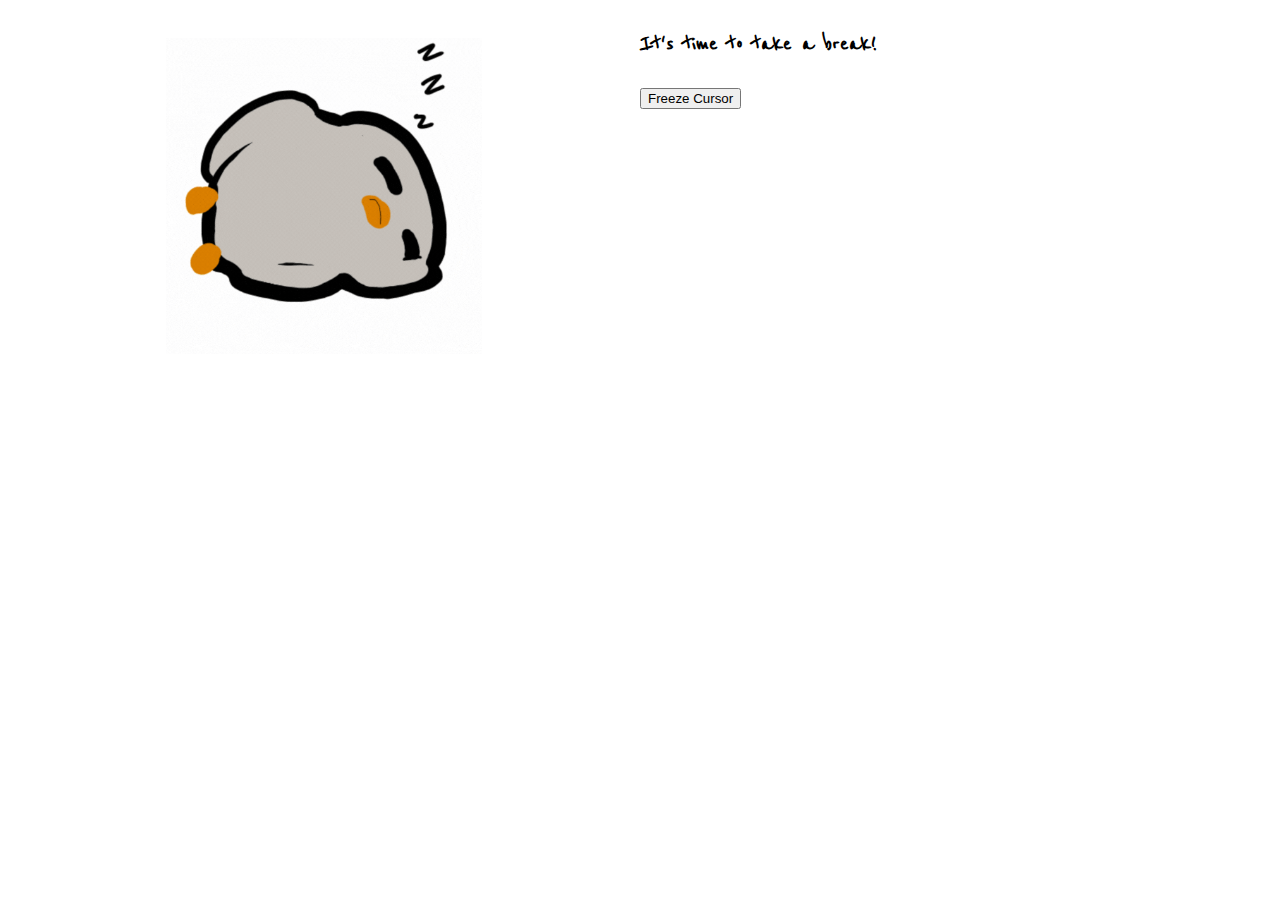
<file: data/notify/index.html>
<!DOCTYPE html>
<html>
<head>
  <meta charset="utf-8">
  <meta name="viewport" content="width=device-width, initial-scale=1">
  <title>Break Time!</title>
  <link rel="stylesheet" type="text/css" href="index.css">
  <link rel="preconnect" href="https://fonts.googleapis.com">
  <link rel="preconnect" href="https://fonts.gstatic.com" crossorigin>
  <link href="https://fonts.googleapis.com/css2?family=Courgette&family=Reenie+Beanie&display=swap" rel="stylesheet">
</head>
<body>
  <div class="row">
    <div class="column">
      <img id="duckalina" src="imgs/wake.gif">
    </div>
    <div class="column">
      <h2>It's time to take a break!</h2>
      <p id="countdown"></p>
      <div id="container">
        <input type="button" id="lock" value="Freeze Cursor">
      </div>
    </div>
  </div>
  <script type="text/javascript" src="index.js"></script>
</body>
</html>
</file>
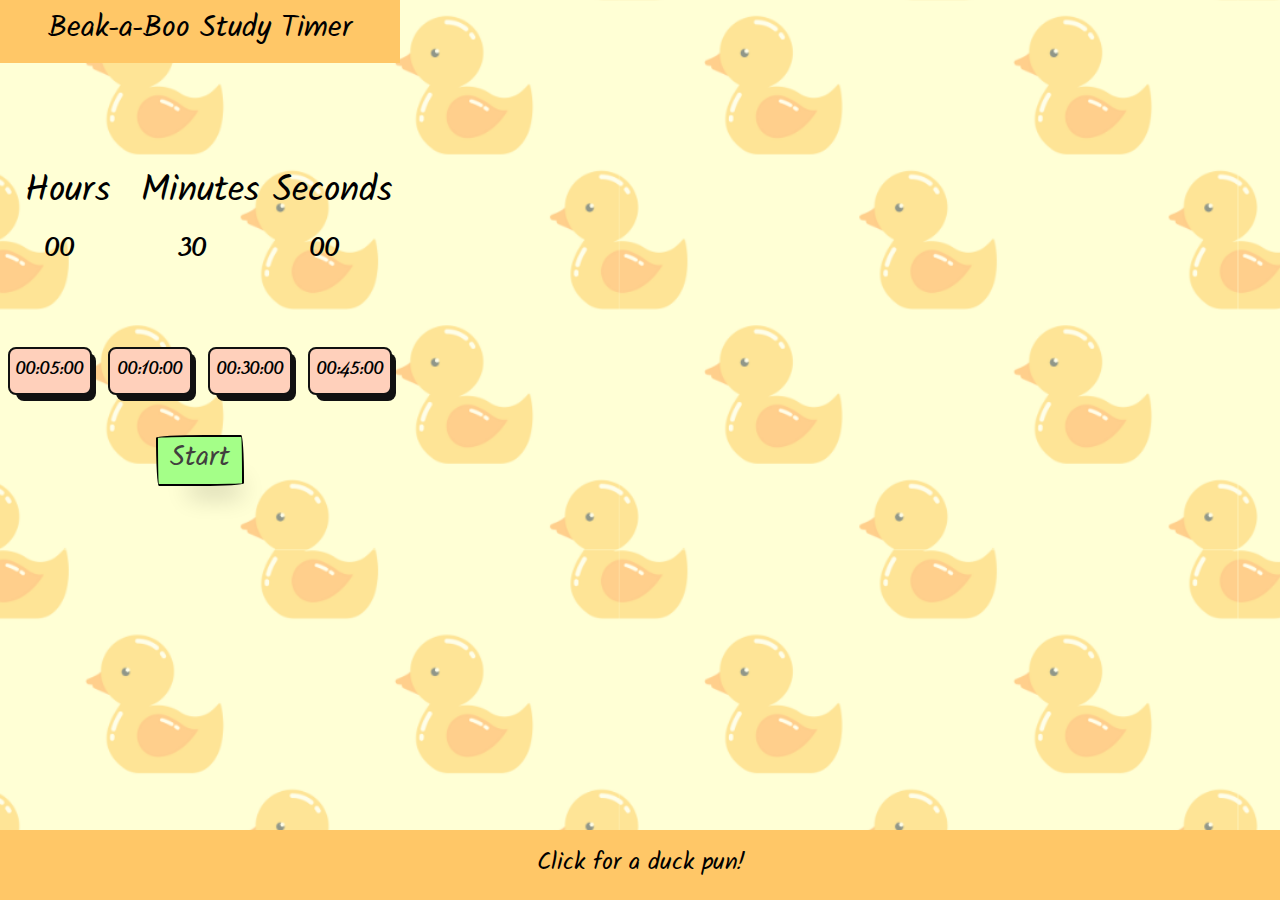
<file: data/popup/index.html>
<!DOCTYPE html>
<html>
<head>
  <link rel="stylesheet" type="text/css" href="index.css">
  <meta name="viewport" content="width=device-width, initial-scale=1">
  <meta charset="utf-8">
  <title>Beak-a-Boo Study Timer</title>
  <link rel="preconnect" href="https://fonts.googleapis.com">
  <link rel="preconnect" href="https://fonts.gstatic.com" crossorigin>
  <link href="https://fonts.googleapis.com/css?family=Solitreo&display=swap" rel="stylesheet">
</head>
<body
  data-tab="timer"
  data-timer="start"
  vbox>
  <header hbox align="center">
    <h1 for="timer" class="large">Beak-a-Boo Study Timer</h1>
  </header>
    <div class="timer" vbox>
      <br><br><br>
      <div hbox align="center" pack="center" flex="1" class="extra-large">
        <table>
          <thead>
            <tr>
              <th>Hours</th>
              <th>Minutes</th>
              <th>Seconds</th>
            </tr>
          </thead>
          <tbody>
            <tr>
              <td><input type="number" data-id="hours" min="0" max="99" value="00"></td>
              <td><input type="number" data-id="minutes" min="0" max="59" value="30"></td>
              <td><input type="number" data-id="seconds" min="0" max="59" value="00"></td>
            </tr>
          </tbody>
        </table>
      </div>
      <br><br>
      <div data-id="presets">
        <div hbox>
          <span data-value="00:05:00" class = "setMins">00:05:00</span>
          <span data-value="00:10:00" class = "setMins">00:10:00</span>
          <span data-value="00:30:00" class = "setMins">00:30:00</span>
          <span data-value="00:45:00" class = "setMins">00:45:00</span>
        </div>
      </div>
      <div data-id="tools" class="bulky">
        <input class = "playfulbtn" type="button" value="Start" data-command="start">
        <input class = "playfulbtn" type="button" value="Resume" data-command="resume">
        <input class = "playfulbtn" type="button" value="Pause" data-command="pause">
        <input class = "playfulbtn" type="button" value="Cancel" data-command="cancel">
      </div>
    </div>
  <footer id="tabs" hbox>
    <input type="radio" name="tab" id="timer">
    <label for="timer" data-command="puns">Click for a duck pun!</label>
  </footer>
  <script type="text/javascript" src="timer.js"></script>
  <script type="text/javascript" src="ui.js"></script>
</body>
</html>
</file>
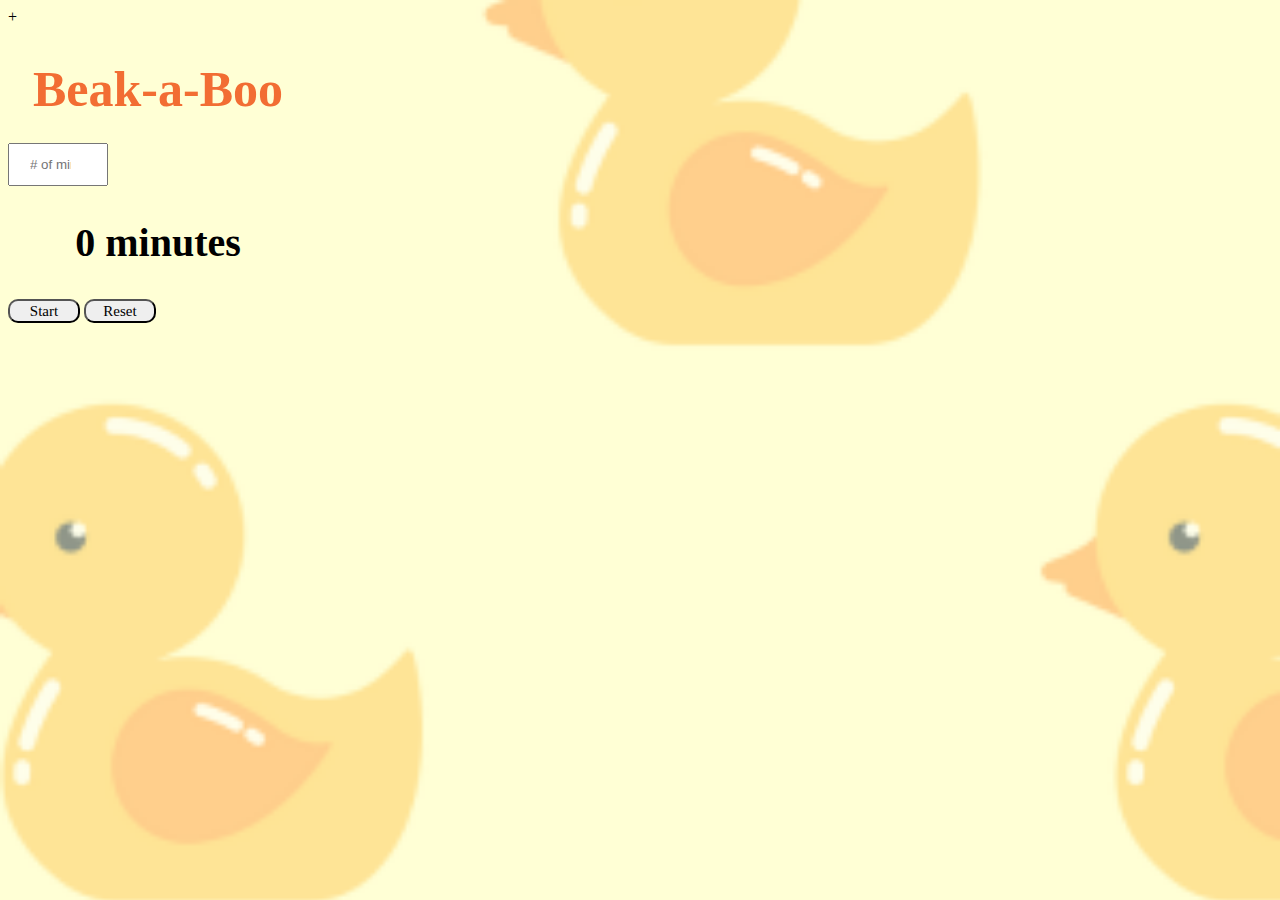
<file: popup/popup.html>
<!DOCTYPE html>
<html lang = "en">

<head>
    <meta charset = "UTF-8">
    <meta http-equiv="X-UA-Compatible" content="IE=edge">
    <meta name="viewport" content="width=device-width, initial-scale=1.0">
    <title>Beak-a-Boo</title>
+   <link rel="stylesheet" href="popup.css">
</head>

<body>
    <h1>Beak-a-Boo</h1>

    <input id="userInput" type="number" placeholder="# of minutes to study for"/> 

    <h2 id ="time">0 minutes</h2>

    <button id="start-timer-btn" onclick="start()">Start</button>
    <button id="reset-timer-btn" onclick="reset()">Reset</button>
</body>

<script src="popup.js"></script>

</html>
</file>
<file: data/notify/index.css>
* {
  box-sizing: border-box;
}

body, html { 
  overflow: hidden;
  font-family: 'Reenie Beanie', cursive;
}

/* Create two equal columns that floats next to each other */
.column {
  float: left;
  width: 50%;
}

/* Clear floats after the columns */
.row:after {
  content: "";
  display: table;
  clear: both;
}

img {
  display: block;
  margin-left: auto;
  margin-right: auto;
  width: 50%;
  height: 50%;
  margin-top: 30px;
}

h2 {
  font-size: 25px;
}

p {
  font-size: 30px;
}
</file>
<file: data/popup/index.css>
@supports (-moz-appearance:none) {
  input[type=checkbox] {
    -moz-appearance: initial;
  }
  input[type=number] {
    box-sizing: border-box;
    width: 100%;
    -moz-appearance: textfield;
  }
}

:root {
  --header: #ffc767;
  --color: #000000;
  --bg-color: #fff;
  --bg-dark-color: #a5bbff;
  --bg-red-color: #ff6984;
  --bg-green-color: #a4ff88; 
  --font-small: 12px;
  --font-medium: 16px;
  --font-normal: 24px;
  --font-large: 30px;
  --font-xlarge: 36px;
  --width: 400px;
}
html.pp {
  --width: 100vw;
}
body {
  margin: 0;
  color: var(--color);
  background-image: url("background.png");
  background-repeat: no-repeat;
  background-size: cover;
  background-position: center;
  width: var(--width);
  height: 600px;
}
html.pp body {
  height: 100vh;
}

input,
body,
h1 {
  font-family: 'Solitreo', cursive;
}
body,
input {
  font-size: var(--font-normal);
}
h1 {
  font-size: var(--font-large);
  font-weight: 300;
  margin: 0;
  text-align: center;
}
h3 {
  margin: 0;
  font-size: var(--font-small);
  color: var(--color);
}
input[type="button"] {
  align-self: center;
  background-color: #fff;
  background-image: none;
  background-position: 0 90%;
  background-repeat: repeat no-repeat;
  background-size: 4px 3px;
  border-radius: 15px 225px 255px 15px 15px 255px 225px 15px;
  border-style: solid;
  border-width: 2px;
  box-shadow: rgba(0, 0, 0, .2) 15px 28px 25px -18px;
  box-sizing: border-box;
  color: #41403e;
  cursor: pointer;
  display: inline-block;
  font-size: 1rem;
  line-height: 23px;
  outline: none;
  padding: .75rem;
  text-decoration: none;
  transition: all 235ms ease-in-out;
  border-bottom-left-radius: 15px 255px;
  border-bottom-right-radius: 225px 15px;
  border-top-left-radius: 255px 15px;
  border-top-right-radius: 15px 225px;
  user-select: none;
  -webkit-user-select: none;
  touch-action: manipulation;
  font-size: 28px;
}
input[type="button"]:hover {
  box-shadow: rgba(0, 0, 0, .3) 2px 8px 8px -5px;
  transform: translate3d(0, 2px, 0);
}
input[type="button"]:focus {
  box-shadow: rgba(0, 0, 0, .3) 2px 8px 4px -6px;
}
input[type="number"] {
  font-size: var(--font-large);
  color: var(--color);
  background-color: transparent;
  border: none;
  text-align: center;
}
header {
  padding: 10px;
  background-color: var(--header);
}
header h1 {
  display: inline-block;
  flex: 1;
  margin: 0;
}
body[data-tab="alarm"] header h1:not([for="alarm"]) {
  display: none;
}
body[data-tab="stopwatch"] header h1:not([for="stopwatch"]) {
  display: none;
}
body[data-tab="timer"] header h1:not([for="timer"]) {
  display: none;
}
body:not([data-tab="alarm"]) header input[type=button] {
  display: none;
}
body[data-tab="alarm"][data-alarm="edit"] header input[type=button] {
  display: none;
}
footer {
  justify-content: space-around;
  padding: 15px 0;
  background-color: var(--header);
  position: absolute;
  width: 100%;
  height: 2.5rem;
  bottom: 0;
}
footer input[type=radio] {
  display: none;
}
footer > label {
  position: relative;
  padding: 3px 0;
  cursor: pointer;
}
footer > input[type=radio]:checked + label {
  color: var(--color);
}
footer > input[type=radio]:checked + label::before {
  content: '';
  width: 100%;
  position: absolute;
  left: 0;
  bottom: 0;
  border-bottom: dotted 2px var(--color);
}
input[type=checkbox].switch {
  margin-left: 10px;
}
input[type=checkbox].switch::after {
  content: '';
  width: 32px;
  height: 100%;
  line-height: 28px;
  display: inline-block;
  background: url('icons/switch-off.svg') center center no-repeat;
  background-size: 32px;
  visibility: visible;
  cursor: pointer;
}
input.switch[type=checkbox]:checked::after {
  background-image: url('icons/switch-on.svg');
}
#content {
  overflow-x: hidden;
}
body[data-ready=true] #content {
  transition: margin 200ms;
}
#content > div {
  min-width: var(--width);
}
body[data-tab="timer"] #content {
  margin-left: calc(-2 * var(--width));
}
[data-id="tools"] {
  display: flex;
  justify-content: space-around;
  align-items: unset;
  width: var(--width);
}
input[type="button"][data-command="save"],
input[type="button"][data-command="resume"],
input[type="button"][data-command="start"] {
  background-color: var(--bg-green-color);
}
input[type="button"][data-command="pause"],
input[type="button"][data-command="stop"] {
  background-color: var(--bg-red-color);
}
input[type="button"][data-command="cancel"],
input[type="button"][data-command="reset"],
input[type="button"][data-command="lap"] {
  background-color: var(--bg-dark-color);
}
.timer {
  flex-direction: column;
}
.timer table {
  width: 100%;
  table-layout: fixed;
}
.timer td {
  text-align: center;
}
.timer th {
  color: var(--color);
  font-weight: normal;
}
.timer [data-id="presets"] div span {
  flex: 1;
  text-align: center;
  color: var(--color);
  cursor: pointer;
}
body[data-timer="working"] [data-id="presets"] {
  display: none;
}
body[data-timer="start"] .timer input[type="button"]:not([data-command="start"]) {
  display: none;
}
body[data-timer="working"] .timer input[type="button"]:not([data-command="pause"]):not([data-command="cancel"]) {
  display: none;
}
body[data-timer="paused"] .timer input[type="button"]:not([data-command="resume"]):not([data-command="cancel"]) {
  display: none;
}
[hbox] {
  display: flex;
  flex-direction: row;
}
[vbox] {
  display: flex;
  flex-direction: column;
}
[align="center"] {
  align-items: center;
}
[align="end"] {
  align-items: flex-end;
}
[pack="center"] {
  justify-content: center;
}
[flex="1"] {
  flex: 1;
}
.extra-large {
  font-size: var(--font-xlarge);
}
.large {
  font-size: var(--font-large);
}
.medium {
  font-size: var(--font-medium);
}
.small {
  font-size: var(--font-small);
}
.bulky {
  margin-top: 40px;
  margin-bottom: 40px;
}
.hidden {
  display: none;
}
.setMins {
  align-items: center;
  background-color: #FFD0BB;
  border: 2px solid #111;
  border-radius: 8px;
  box-sizing: border-box;
  color: #111;
  cursor: pointer;
  display: flex;
  font-size: 20px;
  height: 48px;
  justify-content: center;
  line-height: 24px;
  max-width: 20%;
  padding: 0 4px;
  margin: 0 8px;
  position: relative;
  text-align: center;
  text-decoration: none;
  user-select: none;
  -webkit-user-select: none;
  touch-action: manipulation;
}

.setMins:after {
  background-color: #111;
  border-radius: 8px;
  content: "";
  display: block;
  height: 48px;
  left: 0;
  width: 100%;
  position: absolute;
  top: -4px;
  transform: translate(6px, 8px);
  transition: transform .2s ease-out;
  z-index: -1;
}
.setMins:hover:after {
  transform: translate(0, 0);
}
.setMins:active {
  background-color: #FFD0BB;
  outline: 0;
}
.setMins:hover {
  outline: 0;
}
@media (min-width: 768px) {
  .setMins {
    padding: 0 40px;
  }
}
</file>
<file: popup/popup.css>
body {
    width: 300px;
    height: 400px;
    background-image: url("background.png");
    background-repeat: no-repeat;
    background-size: cover;
    height: 100%;
    background-position: center;
}

h1 {
    color: #F26D33;
    display: flex;
    justify-content: center;
    height: 50px;
    font-family: 'Reenie Beanie', cursive;
    font-size: 50px;
}

input {
    padding: 12px 20px;
    box-sizing: border-box;
    width: 100px;
}

.input {
    text-align: center;
}

button {
    width: 72px;
    height: 24px;
    border-radius: 10px;
    font-family: Roboto;
    font-size: 15px;
}

#time {
    font-family: 'Reenie Beanie', cursive;
    font-size: 40px;
    text-align: center;
}

#startTimerButton {
  background-color: #78ff9a;
  border: none;
  font-family: 'Reenie Beanie', cursive;
  font-size: 30px;
  cursor: pointer;
}

.start {
    text-align: center;
}
</file>
